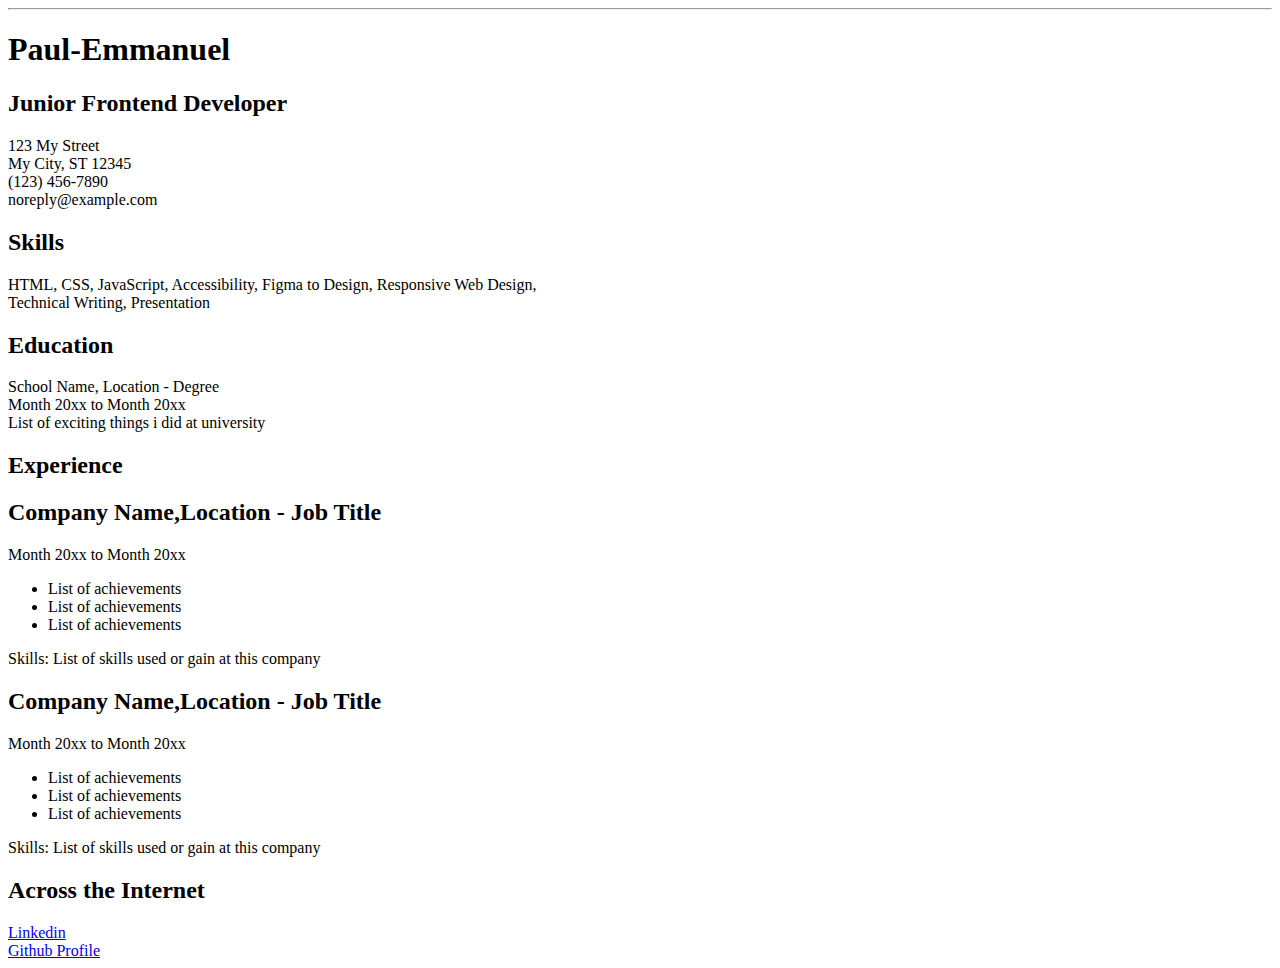
<file: 02-Single_Page_CV/index.html>
<!DOCTYPE html>
<html lang="en">
<head>
    <meta charset="UTF-8">
    <meta name="viewport" content="width=\, initial-scale=1.0">
    <!--Open Graph meta tags for social media-->
    <meta property="og:title" content="Single Page Curriculum Vitae">
    <meta property="og:description" content="A comprehensive single-page CV showcasing my professional journey, skills, and achievements.">
    <meta property="og:image" content="https://media.licdn.com/dms/image/v2/D4E03AQHGbheSxbWtEQ/profile-displayphoto-scale_400_400/B4EZeyc4OaGcAk-/0/1751045621062?e=1758153600&v=beta&t=IOZGHkEAbtpjYM78zryNibVOQ7S-Q4jz45yNFbuQn2s">
    <meta property="og:url" content="https://example.com/your-page">
    <meta property="og:type" content="website">
    <title>Curriculum Vitae</title>
    <!--Image displaying as the icon of the website-->
    <link rel="icon" type="image/x-icon" href="/images/favicon.ico">
</head>
<body>
    <hr>
    <h1>Paul-Emmanuel</h1>
    <h2>Junior Frontend Developer</h2>
    <p>
        123 My Street <br>
        My City, ST 12345 <br>
        (123) 456-7890 <br>
        noreply@example.com
    </p>

    <h2>Skills</h2>
    <p>
        HTML, CSS, JavaScript, Accessibility, Figma to Design, Responsive Web Design, <br>
        Technical Writing, Presentation
    </p>

    <h2>Education</h2>
    <p>
        School Name, Location - Degree <br>
        Month 20xx to Month 20xx <br>
        List of exciting things i did at university
    </p>

    <h2>Experience</h2>
    <h2>Company Name,Location - Job Title</h2>
    <p>Month 20xx to Month 20xx</p>
    <ul>
        <li>List of achievements</li>
        <li>List of achievements</li>
        <li>List of achievements</li>
    </ul>
    <p>Skills: List of skills used or gain at this company</p>

    <h2>Company Name,Location - Job Title</h2>
    <p>Month 20xx to Month 20xx</p>
    <ul>
        <li>List of achievements</li>
        <li>List of achievements</li>
        <li>List of achievements</li>
    </ul>
    <p>Skills: List of skills used or gain at this company</p>

    <h2>Across the Internet</h2>
    <a href="https://www.linkedin.com/in/paultchoume01/">Linkedin</a> <br>
    <a href="https://github.com/Paul04sho">Github Profile</a>


</body>
</html>
</file>
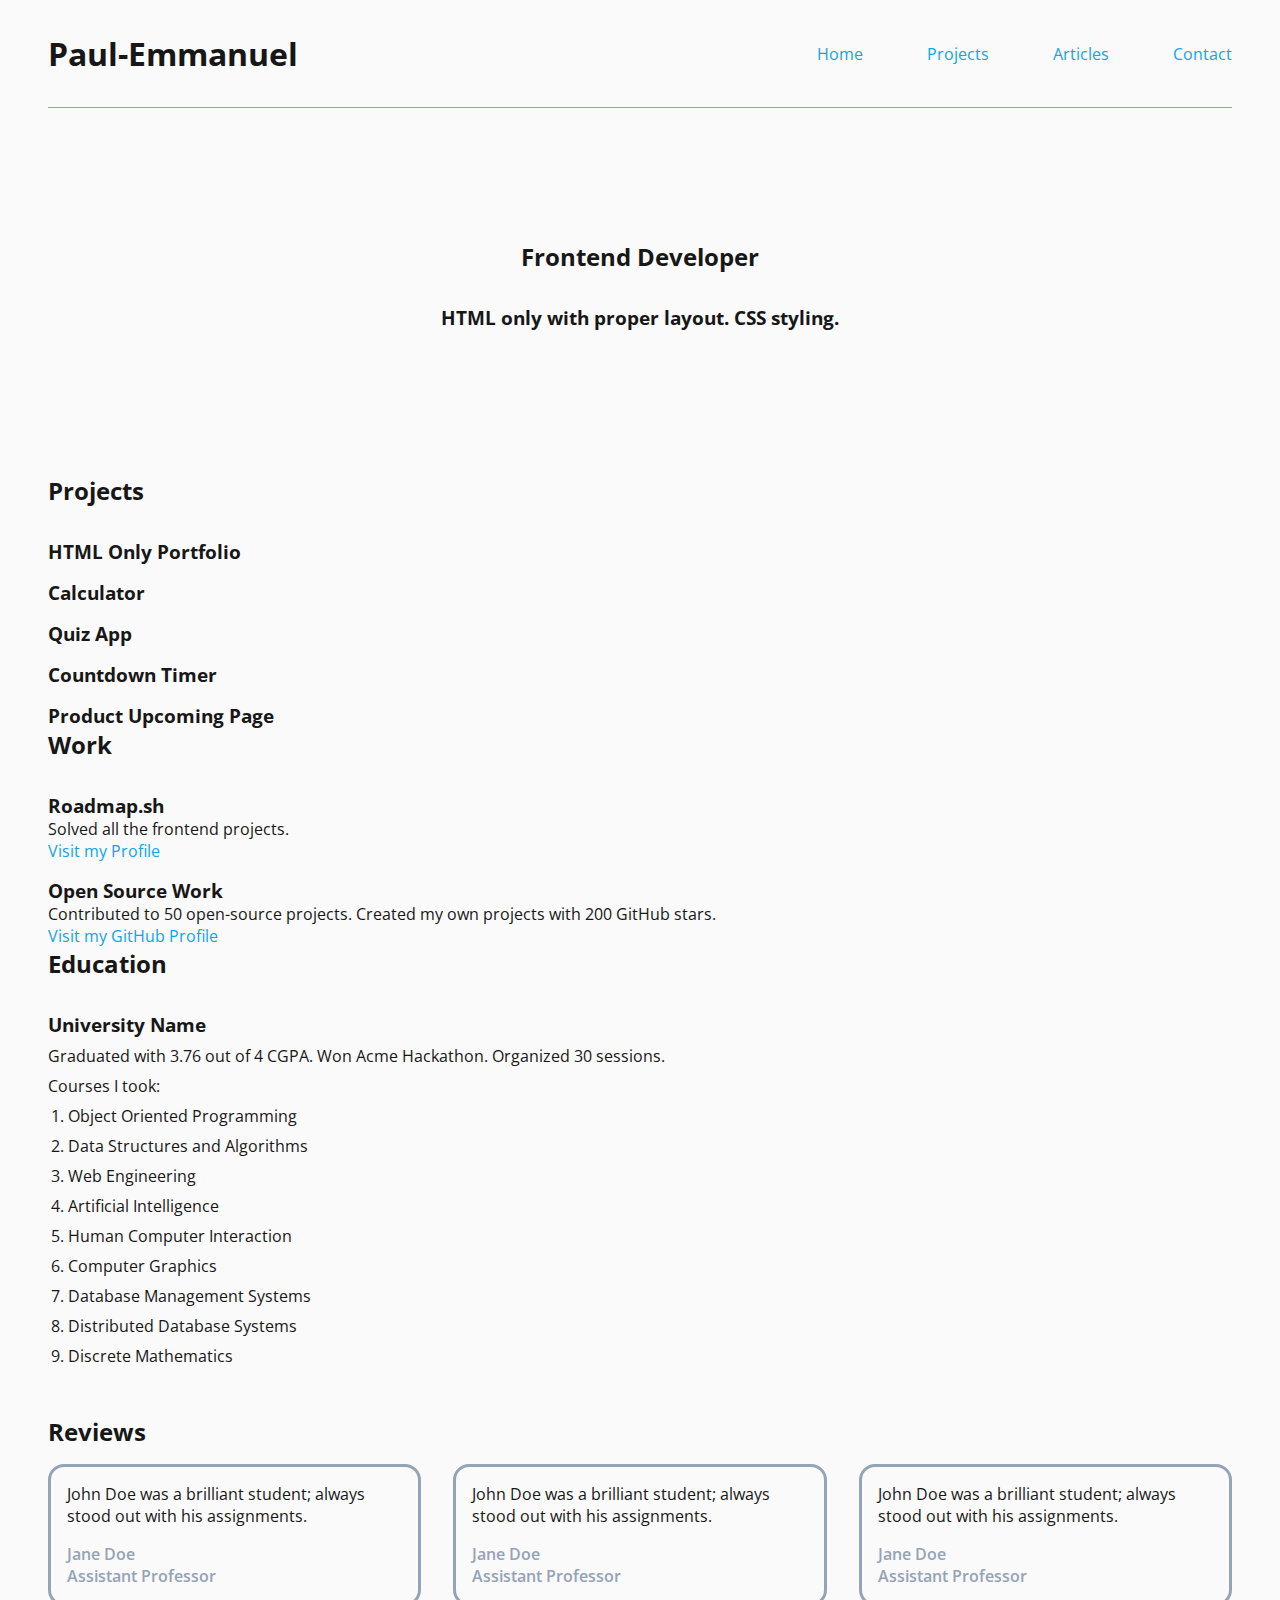
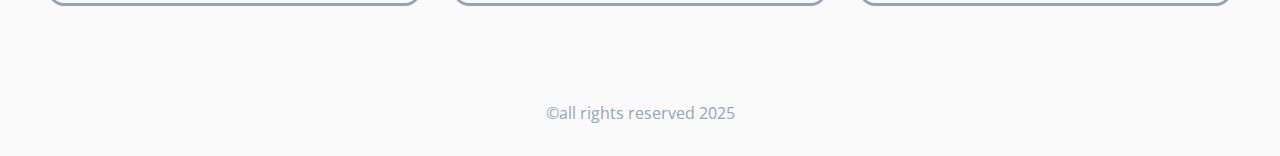
<file: 03-Well_Designed_Portfolio/index.html>
<!DOCTYPE html>
<html lang="en">
<head>
    <meta charset="UTF-8">
    <meta name="viewport" content="width=device-width, initial-scale=1.0">
    <title>My portfolio</title>
    <!--SEO Meta Tags-->
    <meta name="description" content="Personal Portfolio Roadmap.sh" />
    <meta name="keywords" content="HTML, Website" />
    <meta name="author" content="Your Name" />
    <!--OG Tags-->
    <meta property=”og:image” content="https://assets.roadmap.sh/guest/portfolio-template-xdhki.png"/>
    <meta property="og:title" content="Personal Portfolio" />
    <meta property="og:description" content="A comprehensive single-page CV showcasing my professional journey, skills, and achievements." />
    <meta property="og:type" content="website" />
    <!--Favicon-->
    <link rel="icon" type="image/x-icon" href="/images/favicon.ico">
    <!--Styles-->
    <link rel="stylesheet" href="CSS/style.css">
    <!--Fonts-->
    <link rel="preconnect" href="https://fonts.googleapis.com">
    <link rel="preconnect" href="https://fonts.gstatic.com" crossorigin>
    <link href="https://fonts.googleapis.com/css2?family=Open+Sans:ital,wght@0,300..800;1,300..800&display=swap" rel="stylesheet">
</head>
<body>

   <header>
      <h1>Paul-Emmanuel</h1>
      <nav>
        <ul>
          <li>
            <a href="index.html">Home</a>
          </li>
          <li>
            <a href="project_page.html">Projects</a>
          </li>
          <li>
            <a href="contact_page.html">Articles</a>
          </li>
          <li>
            <a href="contact_page.html">Contact</a>
          </li>
        </ul>
      </nav>
    </header>

    <main>

      <section class="hero">
        <h2>Frontend Developer</h2>
        <h3>HTML only with proper layout. CSS styling.</h3>
      </section>

      <section class="content">
        <div class="subcontent">
          <h2>Projects</h2>
          <ul>
            <li>
              <h3>HTML Only Portfolio</h3>
            </li>
            <li>
              <h3>Calculator</h3>
            </li>
            <li>
              <h3>Quiz App</h3>
            </li>
            <li>
              <h3>Countdown Timer</h3>
            </li>
            <li>
              <h3>Product Upcoming Page</h3>
            </li>
          </ul>

        </div>

        <div class="subcontent">
          <h2>Work</h2>
          <ul>
            <li>
              <h3>Roadmap.sh</h3>
              <p>Solved all the frontend projects.</p>
              <a href="https://roadmap.sh/">Visit my Profile</a>
            </li>
            <li>
              <h3>Open Source Work</h3>
              <p>
                Contributed to 50 open-source projects. Created my own projects with
                200 GitHub stars.
              </p>
              <a href="https://github.com/">Visit my GitHub Profile</a>
            </li>
          </ul>
        </div>

        <div class="subcontent">
          <h2>Education</h2>
          <div>
            <h3>University Name</h3>
            <p>
              Graduated with 3.76 out of 4 CGPA. Won Acme Hackathon. Organized
              30 sessions.
            </p>
            <p>Courses I took:</p>
            <ol>
              <li>Object Oriented Programming</li>
              <li>Data Structures and Algorithms</li>
              <li>Web Engineering</li>
              <li>Artificial Intelligence</li>
              <li>Human Computer Interaction</li>
              <li>Computer Graphics</li>
              <li>Database Management Systems</li>
              <li>Distributed Database Systems</li>
              <li>Discrete Mathematics</li>
            </ol>
          </div>
        </div>
      </section>

      <section class="teacher-reviews">
        <h2>Reviews</h2>
        <ul>
          <li class="review">
            <p>
              John Doe was a brilliant student; always stood out with his
              assignments.
            </p>
            <div>
              <p>Jane Doe</p>
              <p>Assistant Professor</p>
            </div>
          </li>
          <li class="review">
            <p>
              John Doe was a brilliant student; always stood out with his
              assignments.
            </p>
            <div>
              <p>Jane Doe</p>
              <p>Assistant Professor</p>
            </div>
          </li>
          <li class="review">
            <p>
              John Doe was a brilliant student; always stood out with his
              assignments.
            </p>
            <div>
              <p>Jane Doe</p>
              <p>Assistant Professor</p>
            </div>
          </li>
        </ul>
      </section>
    </main>

    <footer> &copy;all rights reserved 2025 </footer>
</body>
</html>
</file>
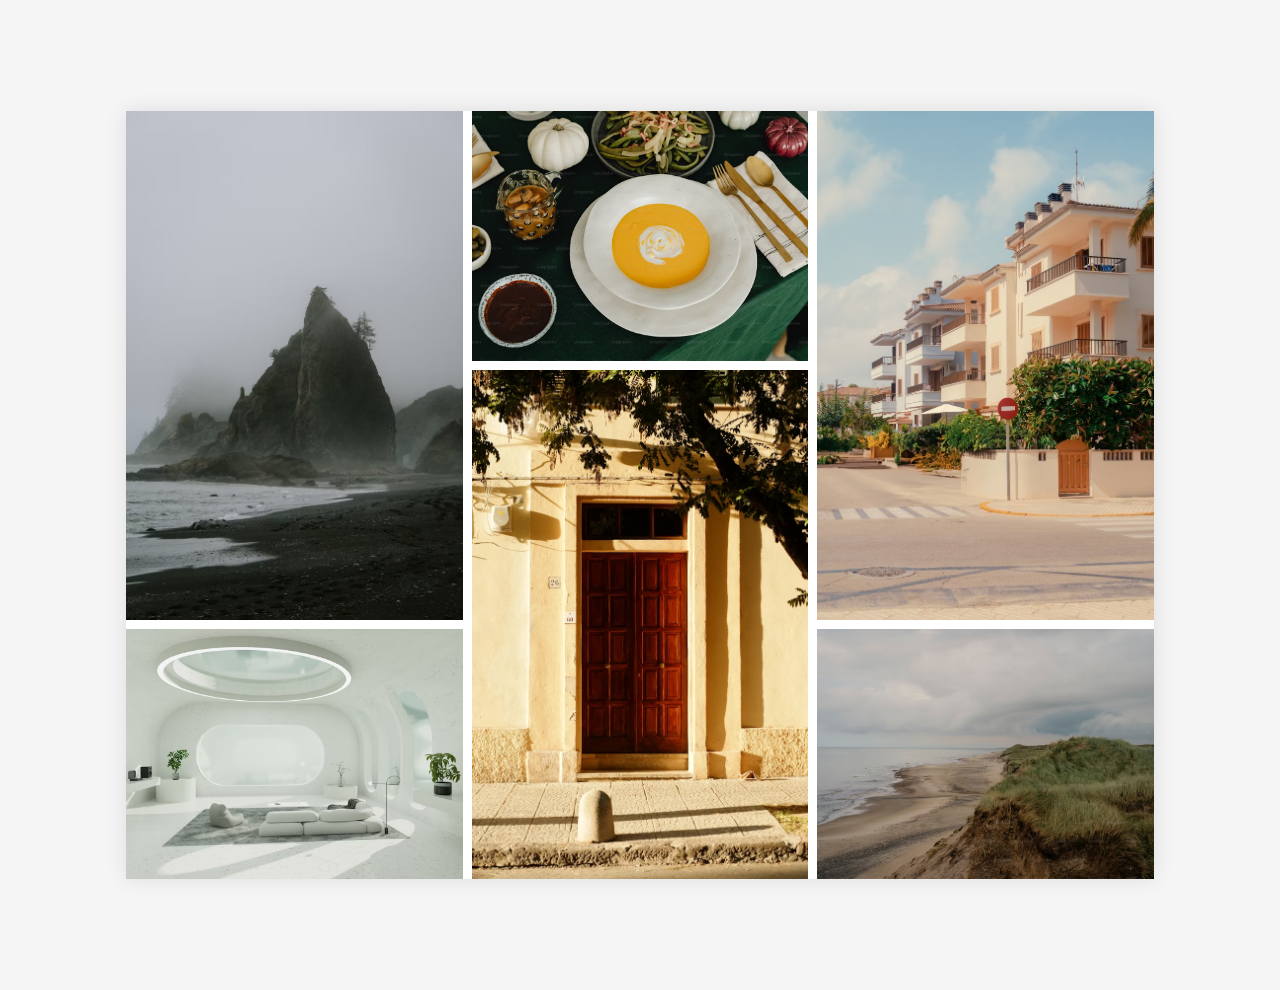
<file: 04-Grid_Layout/index.html>
<!DOCTYPE html>
<html lang="en">
<head>
    <meta charset="UTF-8">
    <meta name="viewport" content="width=device-width, initial-scale=1.0">
    <title>Roadmap | Grid challenge</title>
    <link rel="stylesheet" href="CSS/style.css">
</head>
<body>
    
    <main class="gallery">
        <img src="images/photo-1725060555163-c1fd4f569925.avif" 
         alt="A foggy beach with a large rock formation in the foreground"
         class="img1">

         <img src="images/photo-1725042893312-5ec0dea9e369.avif" 
         alt="A living room with a white couch and a round window"
         class="img2">

         <img src="images/premium_photo-1695582868702-5b0f91584d00.avif" 
         alt="A table topped with plates and bowls of food"
         class="img3">

         <img src="images/photo-1724862830679-954d49573f3f.avif" 
         alt="A building with a red door and a tree in front of it"
         class="img4">

         <img src="images/photo-1724747891638-68862b7b3165.avif" 
         alt="A row of white apartment buildings next to a street"
         class="img5">

         <img src="images/premium_photo-1724863374168-cc3334387b81.avif" 
         alt="A view of a beach from the top of a hill"
         class="img6">

         
    </main>

</body>
</html>
</file>
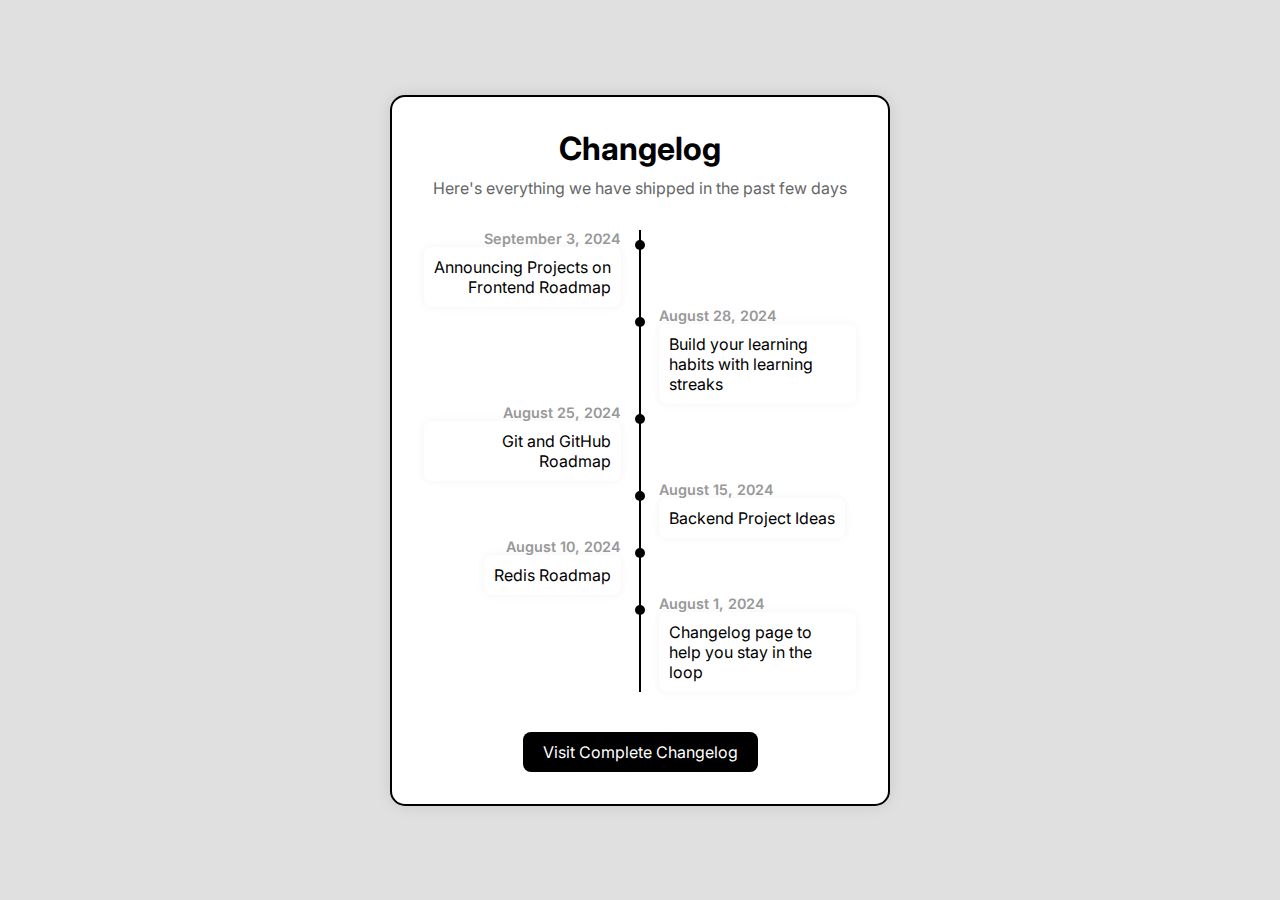
<file: 05-Changelog Component/index.html>
<!DOCTYPE html>
<html lang="en">
<head>
    <meta charset="UTF-8">
    <meta name="viewport" content="width=device-width, initial-scale=1.0">
    <title>Changelog Component</title>

    <!--Preconnect to Google Fonts-->
    <link rel="preconnect" href="https://fonts.googleapis.com">
    <link rel="preconnect" href="https://fonts.gstatic.com" crossorigin>
    <link href="https://fonts.googleapis.com/css2?family=Inter:ital,opsz,wght@0,14..32,100..900;1,14..32,100..900&display=swap" rel="stylesheet">

    <!--Icon of the website-->
    <link rel="icon" href="/icon/favicon.ico" type="image/x-icon">
    
    <!--CSS styles-->
    <link rel="stylesheet" href="CSS/style.css">
</head>
<body>
    <main class="changelog-container">
        <h1>Changelog</h1>
        <p>Here's everything we have shipped in the past few days</p>

        <div class="timeline">
            <div class="timeline-item">
                <div class="timeline-date">September 3, 2024</div>
                <div class="timeline-content">Announcing Projects on Frontend Roadmap</div>
            </div>

            <div class="timeline-item">
                <div class="timeline-date">August 28, 2024</div>
                <div class="timeline-content">Build your learning habits with learning streaks</div>
            </div>

            <div class="timeline-item">
                <div class="timeline-date">August 25, 2024</div>
                <div class="timeline-content">Git and GitHub Roadmap</div>
            </div>

            <div class="timeline-item">
                <div class="timeline-date">August 15, 2024</div>
                <div class="timeline-content">Backend Project Ideas</div>
            </div>

            <div class="timeline-item">
                <div class="timeline-date">August 10, 2024</div>
                <div class="timeline-content">Redis Roadmap</div>
            </div>

            <div class="timeline-item">
                <div class="timeline-date">August 1, 2024</div>
                 <div class="timeline-content">Changelog page to help you stay in the loop</div>
            </div>
        </div>

        <a href="#" class="button">Visit Complete Changelog</a>
    </main>
</body>
</html>
</file>
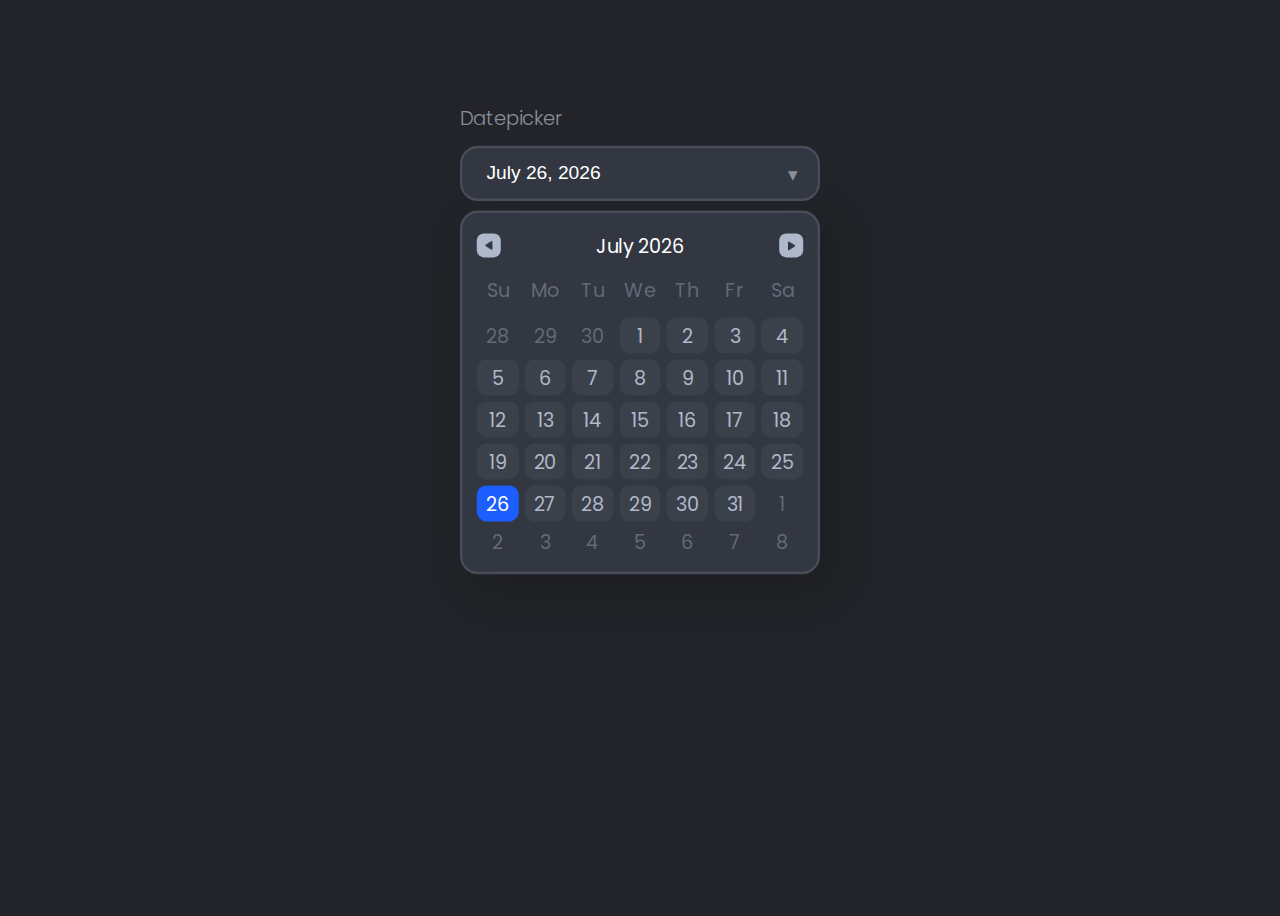
<file: 06-Datepicker__UI/index.html>
<!DOCTYPE html>
<html lang="en">
<head>
    <meta charset="UTF-8">
    <meta name="viewport" content="width=device-width, initial-scale=1.0">
    <title>Datepicker UI</title>

    <!--Google Fonts-->
    <link rel="preconnect" href="https://fonts.googleapis.com">
    <link rel="preconnect" href="https://fonts.gstatic.com" crossorigin>
    <link href="https://fonts.googleapis.com/css2?family=Poppins:ital,wght@0,100;0,200;0,300;0,400;0,500;0,600;0,700;0,800;0,900;1,100;1,200;1,300;1,400;1,500;1,600;1,700;1,800;1,900&display=swap" rel="stylesheet">

    <!--Stylesheet-->
    <link rel="stylesheet" href="css/style.css">
    <!--Script-->
    <script defer src="app.js"></script>
</head>
<body>
    <div id="date_picker">
        <div id="date_picker_input">
            <label>Datepicker</label>
            <input type="text" id="date">
        </div>
        <div id="date_picker_calendar">
            <div id="calendar_header">
                <button class="cal-btn back">
                    <img src="[data-uri]">
                </button>
                <!--Holds the header month and year-->
                <span></span>
                <button class="cal-btn front">
                    <img src="[data-uri]">
                </button>
            </div>
            <div id="cal_wrapper">
                <!--First row of the calendar body holding the names of the days -->
                <div id="cal_days"></div>
                <!--Holds the dates based on the month in a display-->
                <div id="calendar_main"></div>
            </div>
        </div>
    </div>
</body>
</html>
</file>
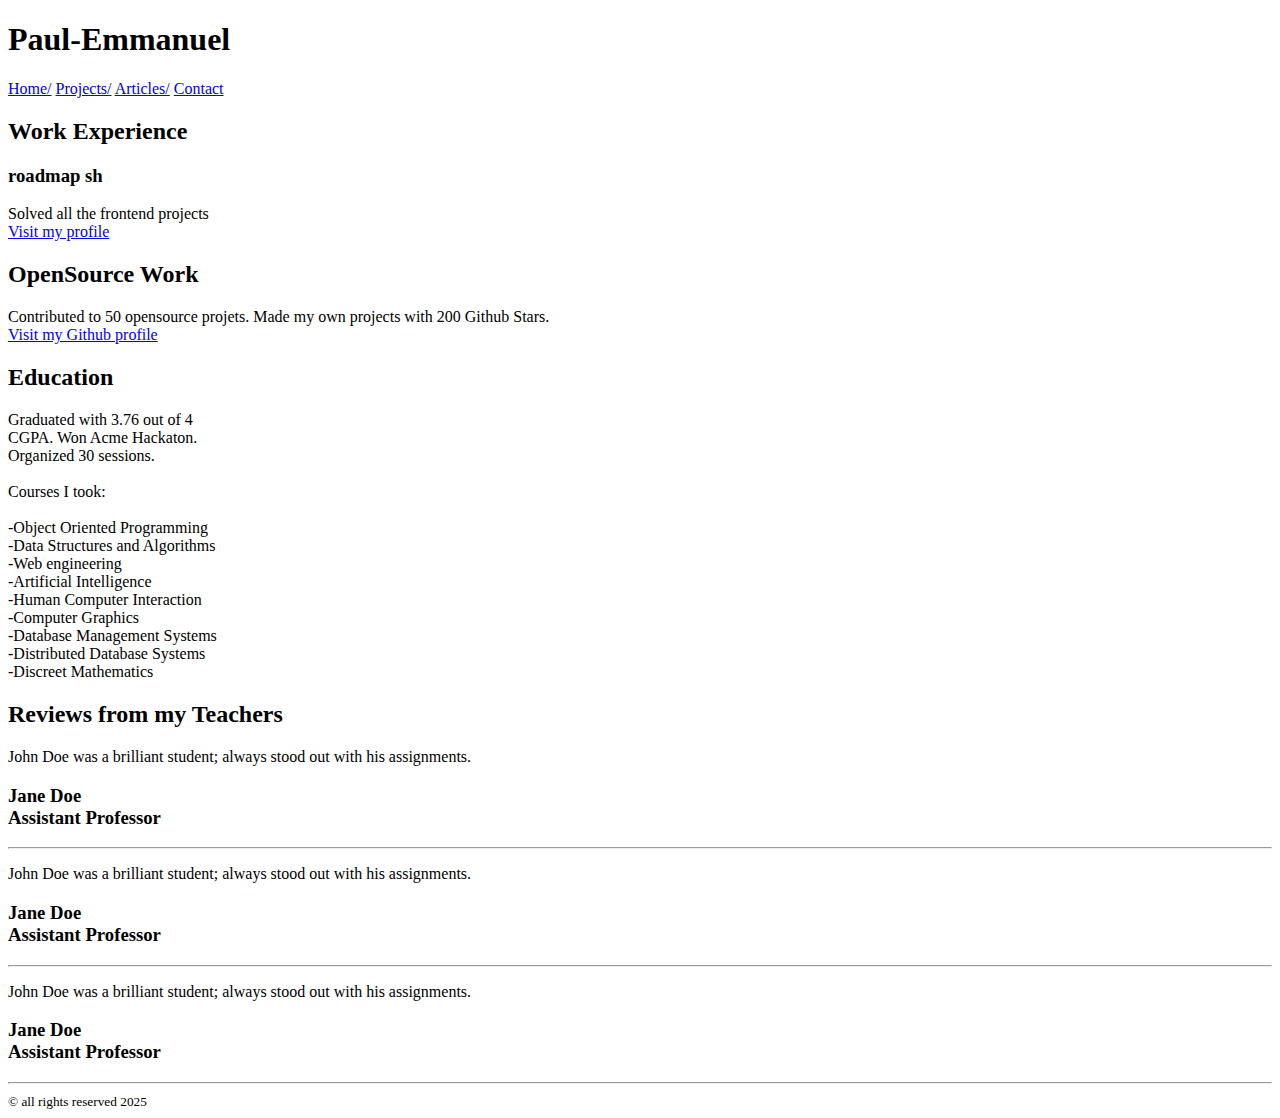
<file: 01-Basic_HTML_Website/articles-page.html>
<!DOCTYPE html>
<html lang="en">
<head>
    <meta charset="UTF-8">
    <meta name="viewport" content="width=device-width, initial-scale=1.0">
    <title>Articles</title>
</head>
<body>

    <header>
        <nav>
            <h1>Paul-Emmanuel</h1>
            <a href="main_page.html">Home/</a>
            <a href="project-page.html">Projects/</a>
            <a href="articles-page.html">Articles/</a>
            <a href="contact-page.html">Contact</a>
        </nav>
    </header>
    
    <h2>Work Experience</h2>
    
        <h3>roadmap sh</h3>
        <p>
            Solved all the frontend projects <br>
            <a href="https://roadmap.sh/account/update-profile">Visit my profile</a>
        </p>

        <h2>OpenSource Work</h2>

        <p>
            Contributed to 50 opensource projets. Made my own projects with 200 Github Stars. <br>
            <a href="https://github.com/Paul04sho">Visit my Github profile</a>
        </p>

        <h2>Education</h2>

        <p>Graduated with 3.76 out of 4 <br>CGPA. Won Acme Hackaton. <br>Organized 30 sessions. <br>
    
            <br>
            Courses I took: <br>
            
            <br>-Object Oriented Programming <br>
            -Data Structures and Algorithms <br>
            -Web engineering <br>
            -Artificial Intelligence <br>
            -Human Computer Interaction <br>    
            -Computer Graphics <br>
            -Database Management Systems <br>
            -Distributed Database Systems<br>
            -Discreet Mathematics
        </p>

        <h2>Reviews from my Teachers</h2>

        <p>
            John Doe was a brilliant student; always stood out with his assignments. <br>
            <h3>
                Jane Doe
                <br> Assistant Professor
            </h3>
        </p>

        <hr>

        <p>
            John Doe was a brilliant student; always stood out with his assignments. <br>
            <h3>
                Jane Doe
                <br> Assistant Professor
            </h3>
        </p>

        <hr>

        <p>
            John Doe was a brilliant student; always stood out with his assignments. <br>
            <h3>
                Jane Doe
                <br> Assistant Professor
            </h3>
        </p>

        <hr>

         <footer>
            <small> © all rights reserved 2025</small>
        </footer>


</body>
</html>
</file>
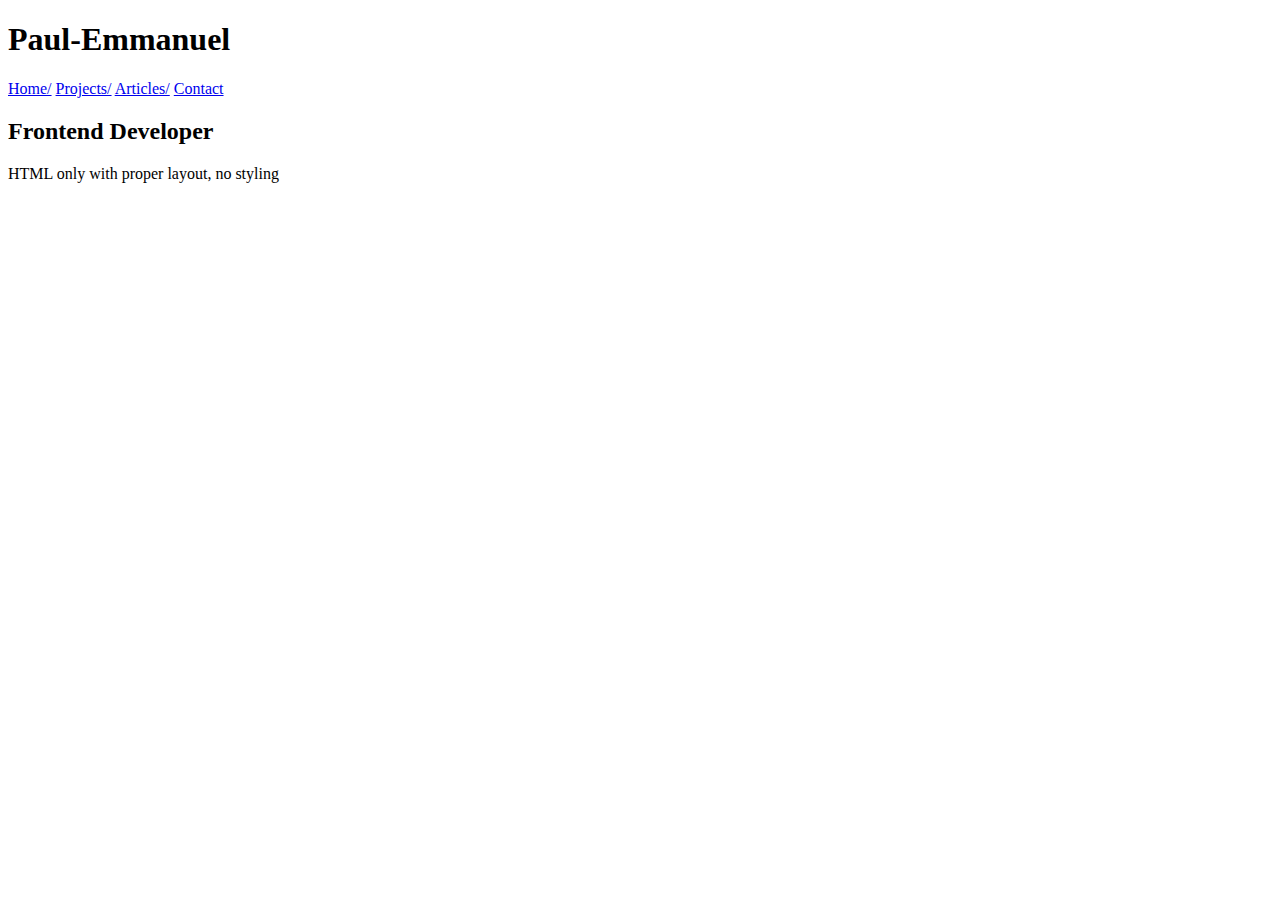
<file: 01-Basic_HTML_Website/main_page.html>
<!DOCTYPE html>
<html lang="en">
<head>
    <meta charset="UTF-8">
    <meta name="viewport" content="width=device-width, initial-scale=1.0">
    <title>Portfolio Design</title>
</head>
<body>
    
    <header>
        <nav>
            <h1>Paul-Emmanuel</h1>
            <a href="main_page.html">Home/</a>
            <a href="project-page.html">Projects/</a>
            <a href="articles-page.html">Articles/</a>
            <a href="contact-page.html">Contact</a>
        </nav>
    </header>

    <h2>Frontend Developer</h2>
    <p>HTML only with proper layout, no styling</p>
</body>
</html>
</file>
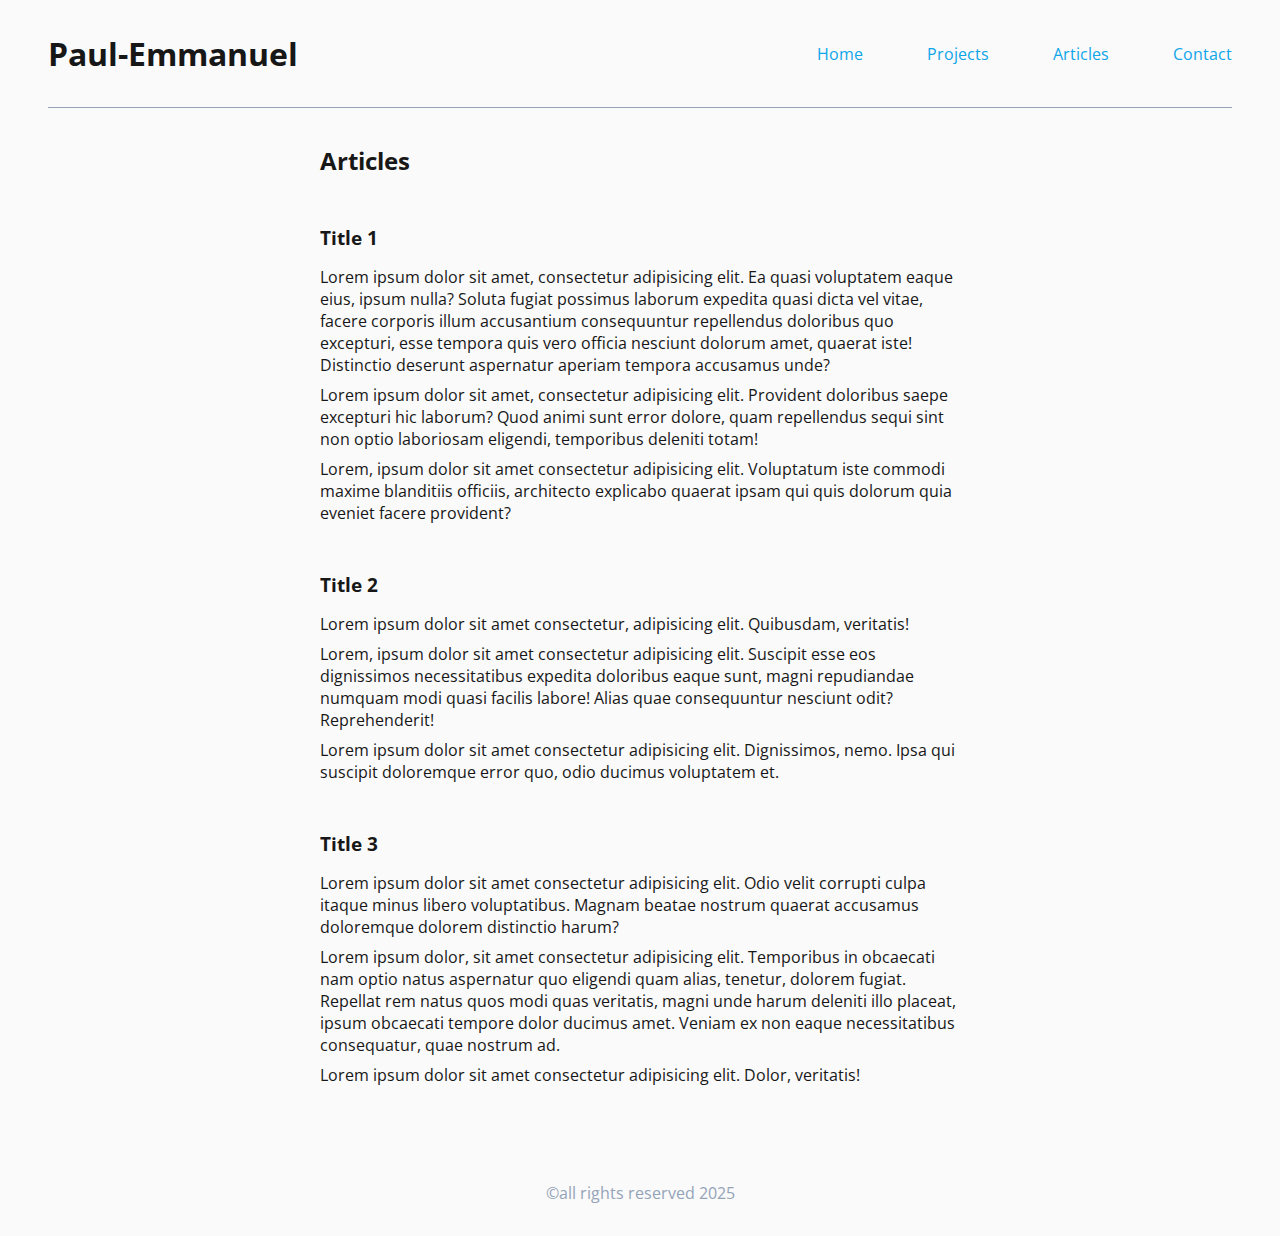
<file: 03-Well_Designed_Portfolio/articles_page.html>
<!DOCTYPE html>
<html lang="en">
<head>
    <meta charset="UTF-8">
    <meta name="viewport" content="width=device-width, initial-scale=1.0">
    <title>My Porfolio</title>
    <!--SEO Meta Tags-->
    <meta name="description" content="Personal Portfolio Roadmap.sh" />
    <meta name="keywords" content="HTML, Website" />
    <meta name="author" content="Your Name" />
    <!--OG Tags-->
    <meta property=”og:image” content="https://assets.roadmap.sh/guest/portfolio-template-xdhki.png"/>
    <meta property="og:title" content="Personal Portfolio" />
    <meta property="og:description" content="A comprehensive single-page CV showcasing my professional journey, skills, and achievements." />
    <meta property="og:type" content="website" />
    <!--Favicon-->
    <link rel="icon" type="image/x-icon" href="/images/favicon.ico">
    <!--Styles-->
    <link rel="stylesheet" href="CSS/style.css">
    <!--Fonts-->
    <link rel="preconnect" href="https://fonts.googleapis.com">
    <link rel="preconnect" href="https://fonts.gstatic.com" crossorigin>
    <link href="https://fonts.googleapis.com/css2?family=Open+Sans:ital,wght@0,300..800;1,300..800&display=swap" rel="stylesheet">
</head>
<body>

    <header>
      <h1>Paul-Emmanuel</h1>
      <nav>
        <ul>
          <li>
            <a href="index.html">Home</a>
          </li>
          <li>
            <a href="project_page.html">Projects</a>
          </li>
          <li>
            <a href="articles_page.html">Articles</a>
          </li>
          <li>
            <a href="contact_page.html">Contact</a>
          </li>
        </ul>
      </nav>
    </header>

    <main class="articles">
      <h2>Articles</h2>

      <article>
        <h3>Title 1</h3>
        <div>
          <p>
            Lorem ipsum dolor sit amet, consectetur adipisicing elit. Ea quasi
            voluptatem eaque eius, ipsum nulla? Soluta fugiat possimus laborum
            expedita quasi dicta vel vitae, facere corporis illum accusantium
            consequuntur repellendus doloribus quo excepturi, esse tempora quis
            vero officia nesciunt dolorum amet, quaerat iste! Distinctio
            deserunt aspernatur aperiam tempora accusamus unde?
          </p>
          <p>
            Lorem ipsum dolor sit amet, consectetur adipisicing elit. Provident
            doloribus saepe excepturi hic laborum? Quod animi sunt error dolore,
            quam repellendus sequi sint non optio laboriosam eligendi,
            temporibus deleniti totam!
          </p>
          <p>
            Lorem, ipsum dolor sit amet consectetur adipisicing elit. Voluptatum
            iste commodi maxime blanditiis officiis, architecto explicabo
            quaerat ipsam qui quis dolorum quia eveniet facere provident?
          </p>
        </div>
      </article>

      <article>
        <h3>Title 2</h3>
        <div>
          <p>
            Lorem ipsum dolor sit amet consectetur, adipisicing elit. Quibusdam,
            veritatis!
          </p>
          <p>
            Lorem, ipsum dolor sit amet consectetur adipisicing elit. Suscipit
            esse eos dignissimos necessitatibus expedita doloribus eaque sunt,
            magni repudiandae numquam modi quasi facilis labore! Alias quae
            consequuntur nesciunt odit? Reprehenderit!
          </p>
          <p>
            Lorem ipsum dolor sit amet consectetur adipisicing elit.
            Dignissimos, nemo. Ipsa qui suscipit doloremque error quo, odio
            ducimus voluptatem et.
          </p>
        </div>
      </article>

      <article>
        <h3>Title 3</h3>
        <div>
          <p>
            Lorem ipsum dolor sit amet consectetur adipisicing elit. Odio velit
            corrupti culpa itaque minus libero voluptatibus. Magnam beatae
            nostrum quaerat accusamus doloremque dolorem distinctio harum?
          </p>
          <p>
            Lorem ipsum dolor, sit amet consectetur adipisicing elit. Temporibus
            in obcaecati nam optio natus aspernatur quo eligendi quam alias,
            tenetur, dolorem fugiat. Repellat rem natus quos modi quas
            veritatis, magni unde harum deleniti illo placeat, ipsum obcaecati
            tempore dolor ducimus amet. Veniam ex non eaque necessitatibus
            consequatur, quae nostrum ad.
          </p>
          <p>
            Lorem ipsum dolor sit amet consectetur adipisicing elit. Dolor,
            veritatis!
          </p>
        </div>
      </article>
    </main>

    <footer> &copy;all rights reserved 2025 </footer>
</body>
</html>
</file>
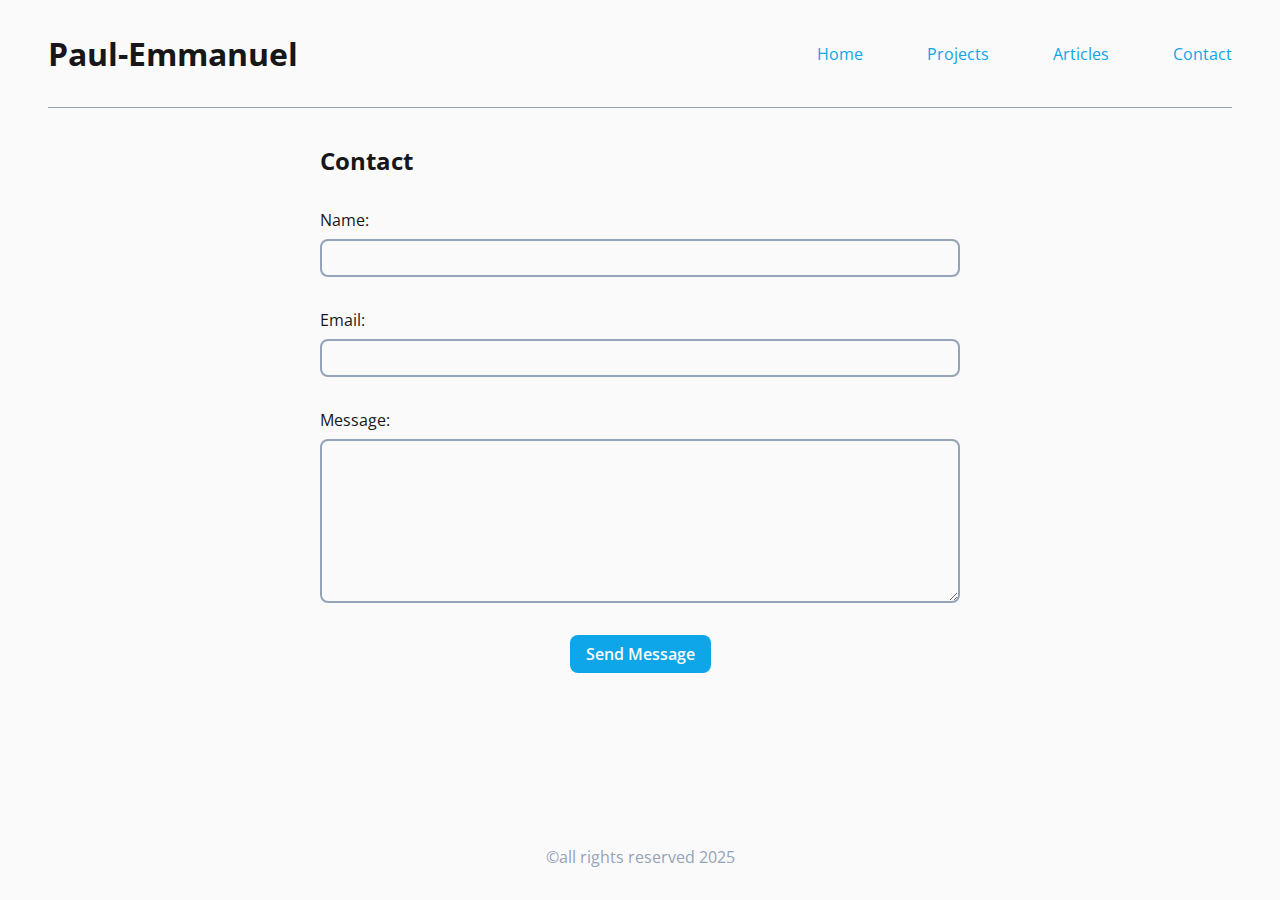
<file: 03-Well_Designed_Portfolio/contact_page.html>
<!DOCTYPE html>
<html lang="en">
<head>
    <meta charset="UTF-8">
    <meta name="viewport" content="width=device-width, initial-scale=1.0">
    <title>My Portfolio</title>
    <!--SEO Meta Tags-->
    <meta name="description" content="Personal Portfolio Roadmap.sh" />
    <meta name="keywords" content="HTML, Website" />
    <meta name="author" content="Your Name" />
    <!--OG Tags-->
    <meta property=”og:image” content="https://assets.roadmap.sh/guest/portfolio-template-xdhki.png"/>
    <meta property="og:title" content="Personal Portfolio" />
    <meta property="og:description" content="A comprehensive single-page CV showcasing my professional journey, skills, and achievements." />
    <meta property="og:type" content="website" />
     <!--Favicon-->
    <link rel="icon" type="image/x-icon" href="/images/favicon.ico">
    <!--Styles-->
    <link rel="stylesheet" href="CSS/style.css">
    <!--Fonts-->
    <link rel="preconnect" href="https://fonts.googleapis.com">
    <link rel="preconnect" href="https://fonts.gstatic.com" crossorigin>
    <link href="https://fonts.googleapis.com/css2?family=Open+Sans:ital,wght@0,300..800;1,300..800&display=swap" rel="stylesheet">
</head>
<body>

    <header>
      <h1>Paul-Emmanuel</h1>
      <nav>
        <ul>
          <li>
            <a href="index.html">Home</a>
          </li>
          <li>
            <a href="project_page.html">Projects</a>
          </li>
          <li>
            <a href="articles_page.html">Articles</a>
          </li>
          <li>
            <a href="contact_page.html">Contact</a>
          </li>
        </ul>
      </nav>
    </header>

    <main class="contact">
        <h2>Contact</h2>
      <form action="/submit" method="POST">
        <div>
          <label for="name">Name:</label>
          <input type="text" id="name" name="name" required />
        </div>
        <div>
          <label for="email">Email:</label>
          <input type="email" id="email" name="email" required />
        </div>
        <div>
          <label for="message">Message:</label>
          <textarea id="message" name="message" rows="8" required></textarea>
        </div>
        <button type="submit">Send Message</button>
      </form>
    </main>

    <footer> &copy;all rights reserved 2025 </footer>
</body>
</html>
</file>
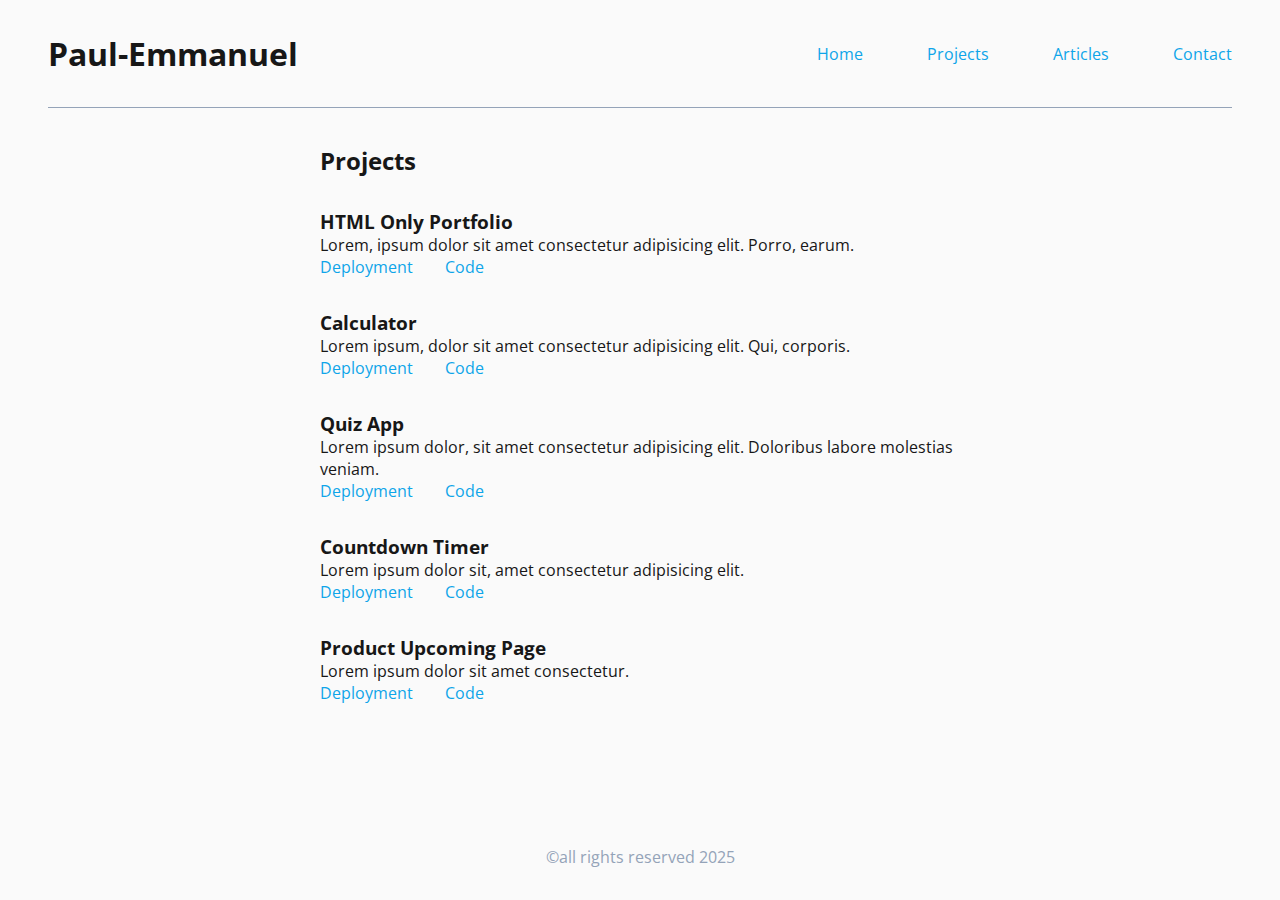
<file: 03-Well_Designed_Portfolio/project_page.html>
<!DOCTYPE html>
<html lang="en">
<head>
    <meta charset="UTF-8">
    <meta name="viewport" content="width=device-width, initial-scale=1.0">
    <title>My Portolio</title>
    <!--SEO Meta Tags-->
    <meta name="description" content="Personal Portfolio Roadmap.sh" />
    <meta name="keywords" content="HTML, Website" />
    <meta name="author" content="Your Name" />
    <!--OG Tags-->
    <meta property=”og:image” content="https://assets.roadmap.sh/guest/portfolio-template-xdhki.png"/>
    <meta property="og:title" content="Personal Portfolio" />
    <meta property="og:description" content="A comprehensive single-page CV showcasing my professional journey, skills, and achievements." />
    <meta property="og:type" content="website" />
    <!--Favicon-->
    <link rel="icon" type="image/x-icon" href="/images/favicon.ico">
    <!--Styles-->
    <link rel="stylesheet" href="CSS/style.css">
    <!--Fonts-->
    <link rel="preconnect" href="https://fonts.googleapis.com">
    <link rel="preconnect" href="https://fonts.gstatic.com" crossorigin>
    <link href="https://fonts.googleapis.com/css2?family=Open+Sans:ital,wght@0,300..800;1,300..800&display=swap" rel="stylesheet">
</head>
<body>

<header>
      <h1>Paul-Emmanuel</h1>
      <nav>
        <ul>
          <li>
            <a href="index.html">Home</a>
          </li>
          <li>
            <a href="project_page.html">Projects</a>
          </li>
          <li>
            <a href="articles_page.html">Articles</a>
          </li>
          <li>
            <a href="contact_page.html">Contact</a>
          </li>
        </ul>
      </nav>
    </header>
   

    <main class="projects">
      <h2>Projects</h2>
      <section>
        <h3>HTML Only Portfolio</h3>
        <p>
          Lorem, ipsum dolor sit amet consectetur adipisicing elit. Porro,
          earum.
        </p>
        <ul>
          <li>
            <a href="https://github.com/">Deployment</a>
          </li>
          <li>
            <a href="https://github.com/">Code</a>
          </li>
        </ul>
      </section>
      <section>
        <h3>Calculator</h3>
        <p>
          Lorem ipsum, dolor sit amet consectetur adipisicing elit. Qui,
          corporis.
        </p>
        <ul>
          <li>
            <a href="https://github.com/">Deployment</a>
          </li>
          <li>
            <a href="https://github.com/">Code</a>
          </li>
        </ul>
      </section>
      <section>
        <h3>Quiz App</h3>
        <p>
          Lorem ipsum dolor, sit amet consectetur adipisicing elit. Doloribus
          labore molestias veniam.
        </p>
        <ul>
          <li>
            <a href="https://github.com/">Deployment</a>
          </li>
          <li>
            <a href="https://github.com/">Code</a>
          </li>
        </ul>
      </section>
      <section>
        <h3>Countdown Timer</h3>
        <p>Lorem ipsum dolor sit, amet consectetur adipisicing elit.</p>
        <ul>
          <li>
            <a href="https://github.com/">Deployment</a>
          </li>
          <li>
            <a href="https://github.com/">Code</a>
          </li>
        </ul>
      </section>
      <section>
        <h3>Product Upcoming Page</h3>
        <p>Lorem ipsum dolor sit amet consectetur.</p>
        <ul>
          <li>
            <a href="https://github.com/">Deployment</a>
          </li>
          <li>
            <a href="https://github.com/">Code</a>
          </li>
        </ul>
      </section>
    </main>

    <footer> &copy;all rights reserved 2025 </footer>
</body>
</html>
</file>
<file: 03-Well_Designed_Portfolio/CSS/style.css>
@import url('https://fonts.googleapis.com/css2?family=Open+Sans:ital,wght@0,300..800;1,300..800&display=swap');

:root{
  --light-background: #fafafa;
  --light-background-secondary: #e2e8f0;
  --light-text-body: #171717;
  --light-text-secondary: #94a3b8;
  --light-text-link-hover: #0369a1;
  --text-link: #0ea5e9;
  --dark-background: #171717;
  --dark-background-secondary: #1e293b;
  --dark-text-body: #e2e8f0;
  --dark-text-secondary: #475569;
  --dark-text-link-hover: #7dd3fc;
}

*{
    box-sizing: border-box;
    margin: 0;
    padding: 0;
}

body{
    background-color: var(--light-background);
    color: var(--light-text-body);
    font-family: 'Open Sans', sans-serif;
    display: flex;
    flex-direction: column;
    gap: 2rem;
    min-height: 100vh;
}

header,
main,
footer{
    max-width: 1440px;
    margin: 0 1rem;
    padding: 1rem 0;
    display: flex;
    flex-direction: column;
}

header{
    background-color: var(--light-background);
    border-bottom: 1px solid var(--light-text-secondary);
    position: fixed;
    top: 0;
    left: 0;
    right: 0;
    gap: 1rem;
    z-index: 1;
}

nav ul{
    display: flex;
    flex-direction: row;
    align-items: center;
    gap: 2rem;
}

main{
    margin-top: 7rem;
    flex: 1;
    z-index: 0;
    gap: 3rem;
}

.hero{
    padding: 9rem 0;
    display: flex;
    flex-direction: column;
    gap: 2rem;
    align-items: center;
    justify-content: center;
    text-align: center;
}

.articles,
.contact,
.projects{
    display: flex;
    flex-direction: column;
    gap: 2rem;
    margin: 7rem 1rem 0 1rem;
    max-width: 640px;
}

.subcontent, .teacher-reviews{
    width: 100%;
    display: flex;
    flex-direction: column;
    gap: 1rem;
}

.subcontent ul, .teacher-reviews ul{
    display: flex;
    flex-direction: column;
    gap: 1rem;
}

article{
    display: flex;
    flex-direction: column;
}

article h3{
    background-color: var(--light-background);
    padding: 1rem 0;
    position: sticky;
    top: 7rem;
}

.subcontent div, .subcontent ol, 
article div{
    display: flex;
    flex-direction: column;
    gap: 0.5rem;
}

.projects section ul{
    display: flex;
    flex-direction: row;
    gap: 2rem;
}

footer{
    text-align: center;
    color: var(--light-text-secondary);
}

ul li{
    list-style: none;
}

ol li{
    list-style: decimal;
    margin-left: 1.25rem
}

li a{
    text-decoration: none;
    color: var(--text-link);
}

li a:hover{
    color: var(--light-text-link-hover);
}

.review{
    border: 3px solid var(--light-text-secondary);
    border-radius: 1rem;
    padding: 1rem;
    display: flex;
    flex-direction: column;
    gap: 1rem;
}

.review div{
    color: var(--light-text-secondary);
    font-weight: 600;
    display: flex;
    flex-direction: column;
}


.contact form{
    display: flex;
    flex-direction: column;
    gap: 2rem;
}

form div{
    display: flex;
    flex-direction: column;
    gap: 0.5rem;
}

input,
textarea{
    background-color: var(--light-background);
    color: var(--light-text-body);
    border: 2px solid var(--light-text-secondary);
    font-family: 'Open Sans', sans-serif;
    padding: 0.5rem 1rem;
    border-radius: 0.5rem;
}

button{
    border-radius: 0.5rem;
    padding: 0.5rem 1rem;
    font-size: medium;
    font-weight: 600;
    border: none;
    background-color: var(--text-link);
    color: var(--light-background);
    align-self: center;
    cursor: pointer;
    font-family: 'Open Sans', sans-serif;
}

button:hover{
    color: var(--light-text-link-hover);
}

/* Media Queries */
/* Tablets and small laptops */
@media (min-width: 768px) {
  header {
    flex-direction: row;
    justify-content: space-between;
    align-items: center;
  }

  main {
    margin: 7rem 2rem 0 2rem;
  }

  .projects,
  .articles,
  .contact {
    margin: 7rem 2rem 0 2rem;
  }

  header,
  footer {
    margin: 0 2rem;
  }

  header,
  main,
  footer {
    padding: 2rem 0;
  }

  nav ul {
    gap: 3rem;
  }

  .subcontent {
    gap: 2rem;
  }

  .subcontent ul {
    gap: 1rem;
  }

  .content,
  .teacher-reviews ul {
    flex-direction: row;
    gap: 2rem;
  }

  article h3 {
    top: 6.5rem;
  }
}

/* Laptops, larger tablets */
@media (min-width: 1024px) {
  header,
  footer {
    margin: 0 3rem;
  }

  main {
    margin: 7rem 3rem 0 3rem;
  }

  nav ul {
    gap: 4rem;
  }

  .projects,
  .articles,
  .contact {
    width: 100%;
    margin: 7rem auto 0 auto;
  }

  .hero {
    padding: 6rem 0;
  }
}

/* Desktop monitors */
@media (min-width: 1536px) {
  header,
  main,
  footer {
    padding: 3rem 0;
  }

  header,
  footer {
    margin: 0 auto;
  }

  main {
    margin: 7rem auto 0 auto;
  }

  .hero {
    padding: 12rem 0;
  }

  .projects,
  .articles,
  .contact {
    max-width: 1024px;
  }

  .subcontent {
    gap: 3rem;
  }

  .subcontent ul {
    gap: 2rem;
  }

  .content,
  .teacher-reviews ul {
    gap: 3rem;
  }
}

/* Adding dark mode. Based on the user OS. */
@media(prefers-color-scheme: dark){
    body{
        background-color: var(--dark-background);
        color: var(--dark-text-body);
    }

    header{
        background-color: var(--dark-background);
       border-bottom: 1px solid var(--dark-text-secondary);
    }

    li a:hover{
        color: var(--dark-text-link-hover);
    }

    article h3{
        background-color: var(--dark-background);
    }

    input,
    textarea{
        background-color: var(--dark-background);
        color: var(--dark-text-body);
    }

    input:focus,
    textarea:focus{
        border: 2px solid var(--dark-text-secondary);
    }

    button{
        background-color: var(--dark-background-secondary);
    }

    button:hover{
        color: var(--dark-text-link-hover);
    }

    .review{
        border: 3px solid var(--dark-text-secondary);
    }

    .review div{
        color: var(--dark-text-secondary);
    }

    footer{
        color: var(--dark-text-secondary);
    }
}
</file>
<file: 04-Grid_Layout/CSS/style.css>
*{
    margin: 0;
    padding: 0;
    box-sizing: border-box;
}

body{
    display: grid;
    min-height: 110vh;
    justify-content: center;
    align-items: center;
    background-color: whitesmoke;
}

.gallery{
    display: grid;
    grid-template-columns: repeat(3, 1fr); /* 3 columns with the same heights */ 
    grid-template-rows: repeat(3, 250px);
    gap: 1vh;
    margin: auto;
    width:90%;
    max-width: 1200px;
    box-shadow: 0 0 20px rgba(0,0,0,0.1);
    background-color: white;
}

.gallery img{
    height: 100%;
    width: 100%;
    object-fit: cover;
    display: block;
}

.img1{
    grid-column: 1/2;
    grid-row: 1/3;
}

.img2{
    grid-column: 1/2;
    grid-row: 3/4;
}

.img3{
    grid-column: 2/3;
    grid-row: 1/2;
}

.img4{
    grid-column: 2/3;
    grid-row: 2/4;
}

.img5{
    grid-column: 3/4;
    grid-row: 1/3;
}

.img6{
    grid-column: 3/4;
    grid-row: 3/4;
}

/* For tablets */
@media screen and (max-width: 850px){
    .gallery{
        display: grid;
        grid-template-columns: repeat(2, 1fr); 
        grid-template-rows: repeat(5, 200px);  
        gap: 1vw;
        padding: 1vw;
    }

    .img1 {
    grid-column: 1 / 2;
    grid-row: 1 / 3; /* span across 2 lines */
  }

  .img2 {
    grid-column: 2 / 3;
    grid-row: 1 / 2;
  }

  .img3 {
    grid-column: 1 / 2;
    grid-row: 3 / 4;
  }

  .img4 {
    grid-column: 2 / 3;
    grid-row: 2 / 4;
  }

  .img5 {
    grid-column: 1 / 2;
    grid-row: 4 / 6;
  }

  .img6 {
    grid-column: 2 / 3;
    grid-row: 4 / 5;
  }
}

/* For mobile phones */
@media screen and (max-width: 450px) {
    .gallery{
        display: grid;
        gap: 1vw;
        grid-template-columns: 1fr;
        grid-template-rows: repeat(9, 250px);
    }

    .img1 {
    grid-column: 1 / 2;
    grid-row: 1 / 3; /* span over 2 lines */
  }

  .img2 {
    grid-column: 1 / 2;
    grid-row: 3/ 4;
  }

  .img3 {
    grid-column: 1 / 2;
    grid-row: 4 / 5; 
  }

  .img4 {
    grid-column: 1 / 2;
    grid-row: 5 / 7; /* span over 2 lines */
  }

  .img5 {
    grid-column: 1 / 2;
    grid-row: 7 / 9; /* span over 2 lines */
  }

  .img6 {
    grid-column: 1 / 2;
    grid-row: 9 / 10;
  }
    
}
</file>
<file: 05-Changelog Component/CSS/style.css>
@import url('https://fonts.googleapis.com/css2?family=Inter:ital,opsz,wght@0,14..32,100..900;1,14..32,100..900&display=swap');

*{
    margin: 0;
    padding: 0;
    box-sizing: border-box;
}

body{
    font-family: 'Inter', sans-serif;
    display: flex;
    justify-content: center;
    align-items: center;
    min-height: 100vh;
    background-color: #e0e0e0;
    color: #000;
}

.changelog-container{
    text-align: center;
    padding: 2rem;
    background-color: #fff;
    width: 100%;
    max-width: 500px;
    border-radius: 15px;
    border: 2px solid black;
    box-shadow: 0 0 15px rgba(0, 0, 0, 0.1);
}

.changelog-container h1{
    font-size: 2rem;
    margin-bottom: 10px;
}

.changelog-container p{
    color: #666;
    font-size: 1rem;
    margin-bottom: 2rem;
}

.timeline{
    position: relative;
    margin: 20px 0;
    padding: 0;
}

/* to create the black line separating the timeline events */
.timeline:before{
    content: '';
    position: absolute;
    width: 2px;
    background-color: #000;
    top: 0;
    bottom: 0;
    left: 50%;
    margin-left: -1px;
}

.timeline-item{
    position: relative;
    padding-right: 20px;
    text-align: right;
    width: calc(50% + 1px);
}

.timeline-item .timeline-date{
    font-size: 0.9rem;
    color: gray;
    font-weight: 600;
    opacity: .8;
}

.timeline-item .timeline-content{
    font-size: 1rem;
    background-color: white;
    border-radius: 8px;
    padding: 10px;
    box-shadow: 0 0 10px rgba(0, 0, 0, 0.05);
    display: inline-block;
}

/* positioning date and content from
left to right until the last timeline-event */
.timeline-item:nth-child(even){
    left: calc(50% - 1px);
    text-align: left;
    padding-left: 20px;
    padding-right: 0;
}

.timeline-item:nth-child(even) .timeline-content{
    margin-left: 0;
}

/* to create the black dots like in the layout */
.timeline-item:before{
    content: '';
    position: absolute;
    width: 10px;
    height: 10px;
    right: -4px;
    background-color: black;
    border-radius: 50%;
    top: 10px;
}

.timeline-item:nth-child(even):before{
    left: -4px;
    right: auto;
}

.button{
    display: inline-block;
    background-color: black;
    color: white;
    padding: 10px 20px;
    text-decoration: none;
    border-radius: 8px;
    margin-top: 20px;
}

.button:hover{
    background-color: #005bb5;
}

/* Media queries - 600px and below (smartphones) */
@media(max-width: 600px){
    .timeline-item {
    width: 100%;
    text-align: left;
    padding-left: 20px;
  }

  .timeline-item:nth-child(even) {
    left: 0;
    padding-left: 20px;
  }

  .timeline:before {
    left: 10px;
  }

  .timeline-item:before {
    left: 5px;
  }

  .timeline-item:nth-child(even):before {
    left: 5px;
  }
}
</file>
<file: 06-Datepicker__UI/css/style.css>
@import url('https://fonts.googleapis.com/css2?family=Poppins:ital,wght@0,100;0,200;0,300;0,400;0,500;0,600;0,700;0,800;0,900;1,100;1,200;1,300;1,400;1,500;1,600;1,700;1,800;1,900&display=swap');

/* Main colors */
:root {
    --dark-body-bg: #232429;
    --light-body-bg: #F5F7FB;

    --dark-input: #323741;
    --light-input: #ffffff;

    --dark-border: #484D5A;
    --light-border: #B8BCCB;

    --dark-date-foreground: #FFFFFF;
    --dark-inactive-fg: #636A78;
    --dark-active-fg: #9CA0B1;
    --dark-current-year: #3B414A;
    --dark-current-year-fg: #B2B8C9;
    --dark-selected: #1D5EFF;
    --dark-hover: #2C437B;
    --dark-arrows-bg: #B0B8CC;
    --dark-arrows-fill: #333641;
}

/* Reset */
html{
    box-sizing: border-box;
}

*, *:before, *:after{
    box-sizing: inherit;
}

body{
    height: 100vh;
    background: var(--dark-body-bg);
    font-family:'Poppins', sans-serif;
}

/* Date Picker */
#date_picker{
    position: relative;
    margin: 0 auto;
    width: 300px;
    transform: scale(1.2);
    top: 15%;
}

#date_picker_input{
    position: relative;
    margin-bottom: 8px;
}

label{
    display: block;
    color: #8A8F9F;
    font-size: 1.02rem;
    font-weight: 300;
    margin-bottom: 10px;
}

#date{
    color: var(--dark-date-foreground);
    font-size: 16px;
    padding: 12px 40px 12px 20px;
    border: none;
    outline: none;
    color: var(--dark-date-foreground);
    font-size: 16px;
}

#date:hover{
    cursor: pointer;
}

#date:focus,
.date.onFocus{
    outline: none;
    border: 2px solid var(--dark-selected);
}

#date_picker_calendar{
    min-height: fit-content;
    box-shadow: 10px 10px 40px rgba(0,0,0,0.2);
    overflow: hidden;
    /* border: 2px solid red; For debugging purposes */
    padding: 12px;
}

#date_picker_input::after{
    content: "▾";
    padding: 12px 15px;
    position: absolute;
    right: 4px;
    top: 42%;
    color: #8A8F9F;
}

#date_picker_input.showCal:after{
    transform: rotate(180deg);
}

.showCalendar{
    display: block;
}

.hidden{
    display: none;
}



#date,
#date_picker_calendar{
    border-radius: 15px;
    background: var(--dark-input);
    border: 2px solid var(--dark-border);
    width: 100%;
}

#calendar_header{
   /* border: 3px solid yellow; */
    display: flex; /* flex container to position the arrows on the sides */
    align-items: center;
    justify-content: space-between;
    width: 100%;
    min-height: 30px;
    margin-bottom: 8px;
    color: var(--dark-date-foreground);
}

.cal-btn{
    width: 20px;
    height: 20px;
    background: var(--dark-arrows-bg);
    border: none;
    padding: 0;
    margin: 0;
    border-radius: 6px;
}

.cal-btn img{
    width: 42%;
    height: 42%;
}

.cal-btn.back img{
    transform: rotate(90deg);
}

.cal-btn.front img{
    transform: rotate(-90deg);
}

/* Calendar main body */
#cal_days,
#calendar_main{
    display: grid;
    grid-template-columns: repeat(7, 1fr); /* represents the 7 days in a week */
    row-gap: 5px;
    column-gap: 5px;
    color: var(--dark-inactive-fg);
}

#cal_days{
    /*border: 5px solid greenyellow;*/
    margin-top: 10px;
    margin-bottom: 10px;
}

#calendar_main{
    /*border: 5px solid orange;*/
    grid-template-rows: repeat(5, min(30px)); /* represents the 5 weeks in a month */
}

.cell_wrapper{
    display: flex;
    justify-content: center;
    align-items: center;
    border-radius: 8px;
    position: relative;
}

/* Will be used to highlight the selected date via JavaScript*/
.current{
    background: var(--dark-current-year);
    color: var(--dark-current-year-fg);
}

.current:not(.active):hover{
    background: var(--dark-hover);
    color: var(--dark-date-foreground);
    border: 2px solid var(--dark-selected);
}

.cal-btn:hover,
.current:hover{
    cursor: pointer;
}

.active{
    background: var(--dark-selected);
    color: var(--dark-date-foreground);
}

/* Indicator for active/inactive state of the date picker */
.inactive_indicator:after{
    content: '';
    width: 3px;
    height: 3px;
    background: red;
    border-radius: 50%;
    position: absolute;
    bottom: 3px;
    left: 50%;
}
</file>
